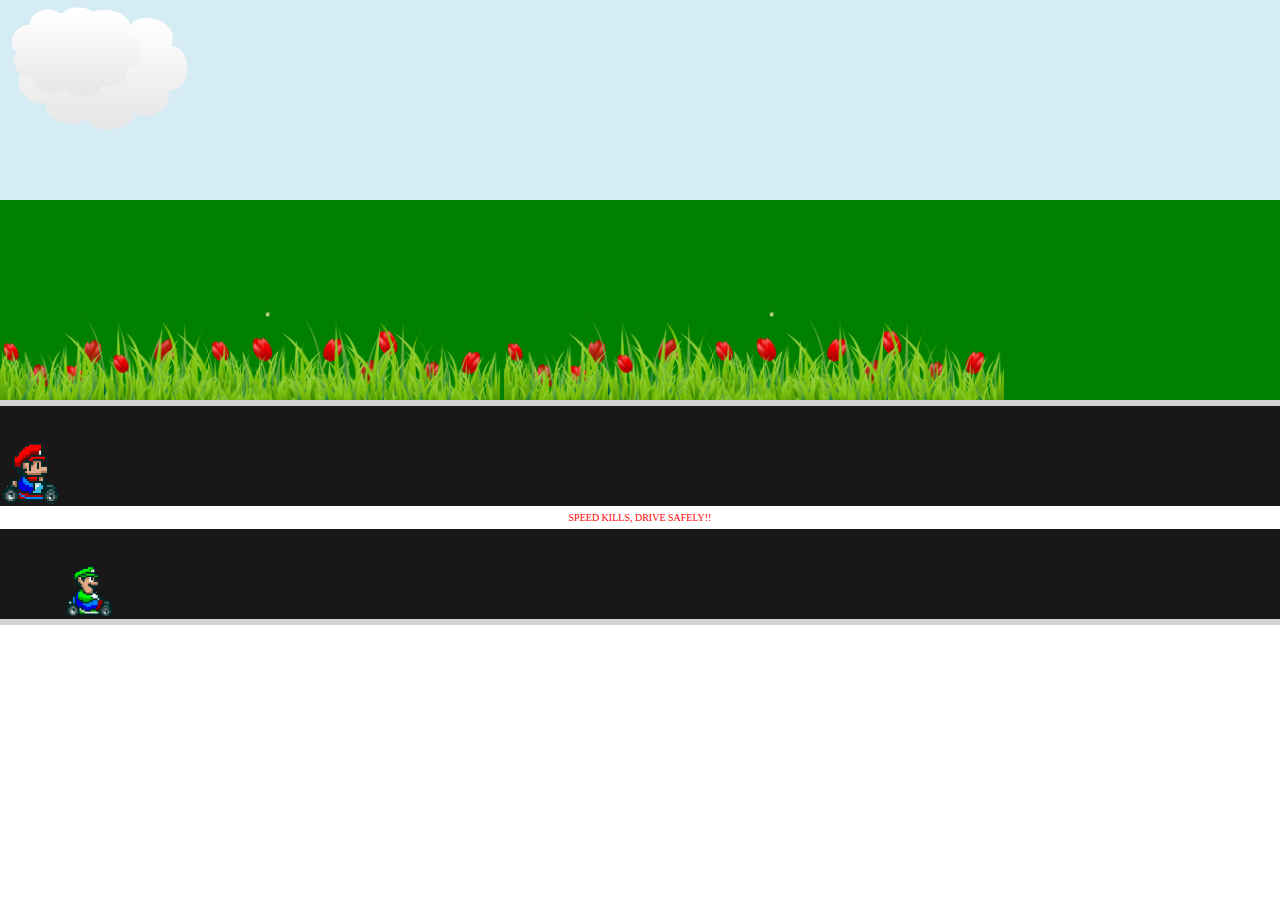
<file: index.html>
<!DOCTYPE html>
<html lang="en">
    <head>
        <meta charset="utf-8">
        <title>css animation</title>
        <link rel="stylesheet" type="text/css" href="style.css">
    </head>
    <body>
        <div id="wrapper">

            <div id="div1">
                <img class="cloud" src="images/cloud.png">
                <img class="cloud1" src="images/cloud.png">

            </div>
            <div id="div2">
                <img class="grass1" src="images/grass.png">
                <img class="grass1" src="images/grass.png">
                <img class="grass2" src="images/grass.png">
                
            </div>
            <div id="div3">
                <div class="inner-div3"> 
                    <p>SPEED KILLS, DRIVE SAFELY!!</p>
                </div>
                <img class="mario" src="images/mario.png">
                <img class="luigi" src="images/luigi.png">
            </div>
        </div>
    </body>
</html>
</file>
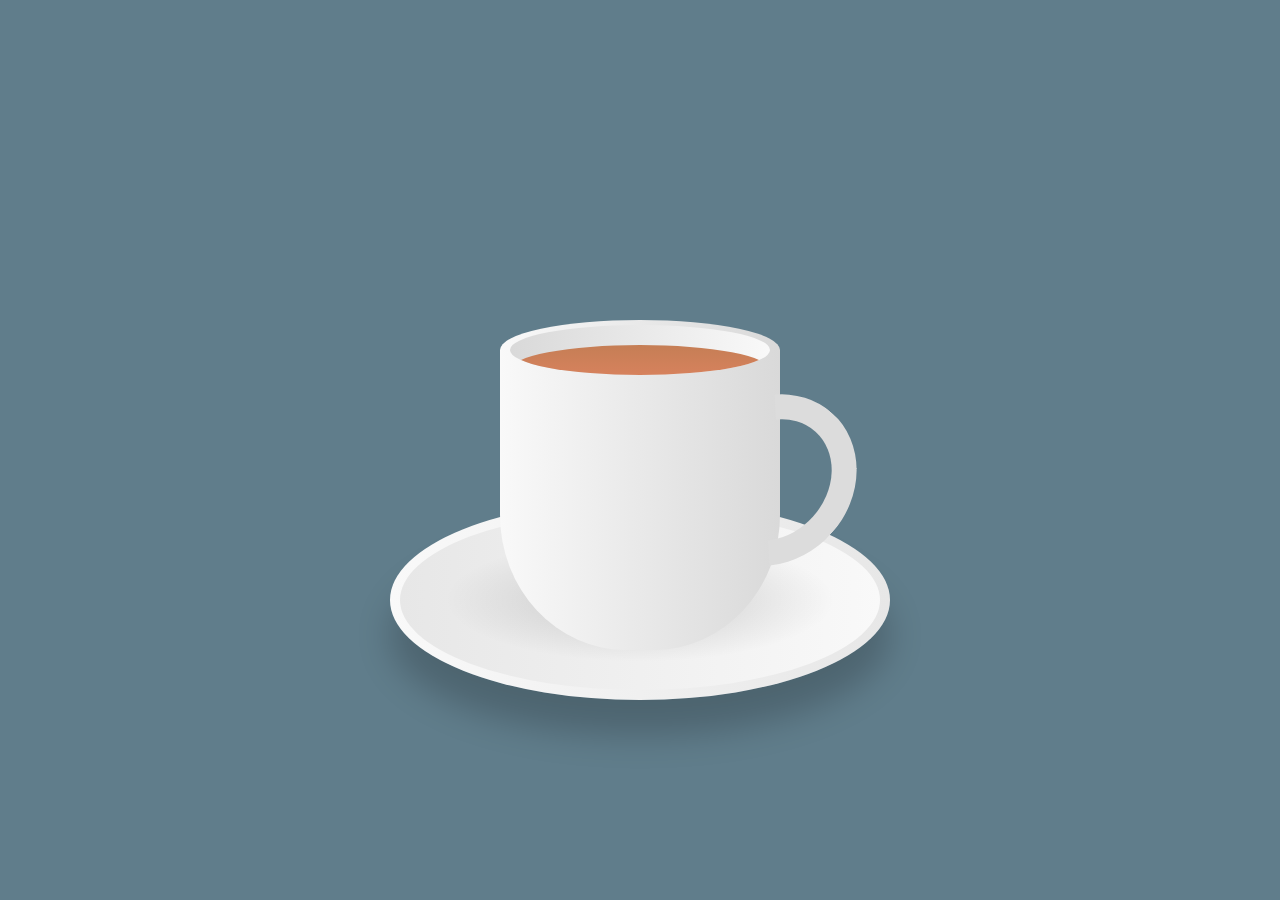
<file: tea_cup.html>
<!DOCTYPE html>
<html lang="en">
<head>
    <meta charset="UTF-8">
    <meta http-equiv="X-UA-Compatible" content="IE=edge">
    <meta name="viewport" content="width=device-width, initial-scale=1.0">
    <title>Animated tea cup | css animation</title>
    <link rel="stylesheet" type="text/css" href="tea_cup.css">
</head>
<body>
    <div class="container">
        <div class="plate"></div>
        <div class="cup">
            <div class="top">
                <div class="vapour">
                    <span style="--i:1;"></span>
                    <span style="--i:3;"></span>
                    <span style="--i:16;"></span>
                    <span style="--i:5;"></span>
                    <span style="--i:13;"></span>
                    <span style="--i:20;"></span>
                    <span style="--i:6;"></span>
                    <span style="--i:7;"></span>
                    <span style="--i:10;"></span>
                    <span style="--i:8;"></span>
                    <span style="--i:17;"></span>
                    <span style="--i:11;"></span>
                    <span style="--i:12;"></span>
                    <span style="--i:14;"></span>
                    <span style="--i:2;"></span>
                    <span style="--i:9;"></span>
                    <span style="--i:15;"></span>
                    <span style="--i:4;"></span>
                    <span style="--i:19;"></span>
                </div>
                <div class="circle">
                    <div class="tea"></div>
                </div>
            </div>
            <div class="handle"></div>
        </div>
    </div>
</body>
</html>
</file>
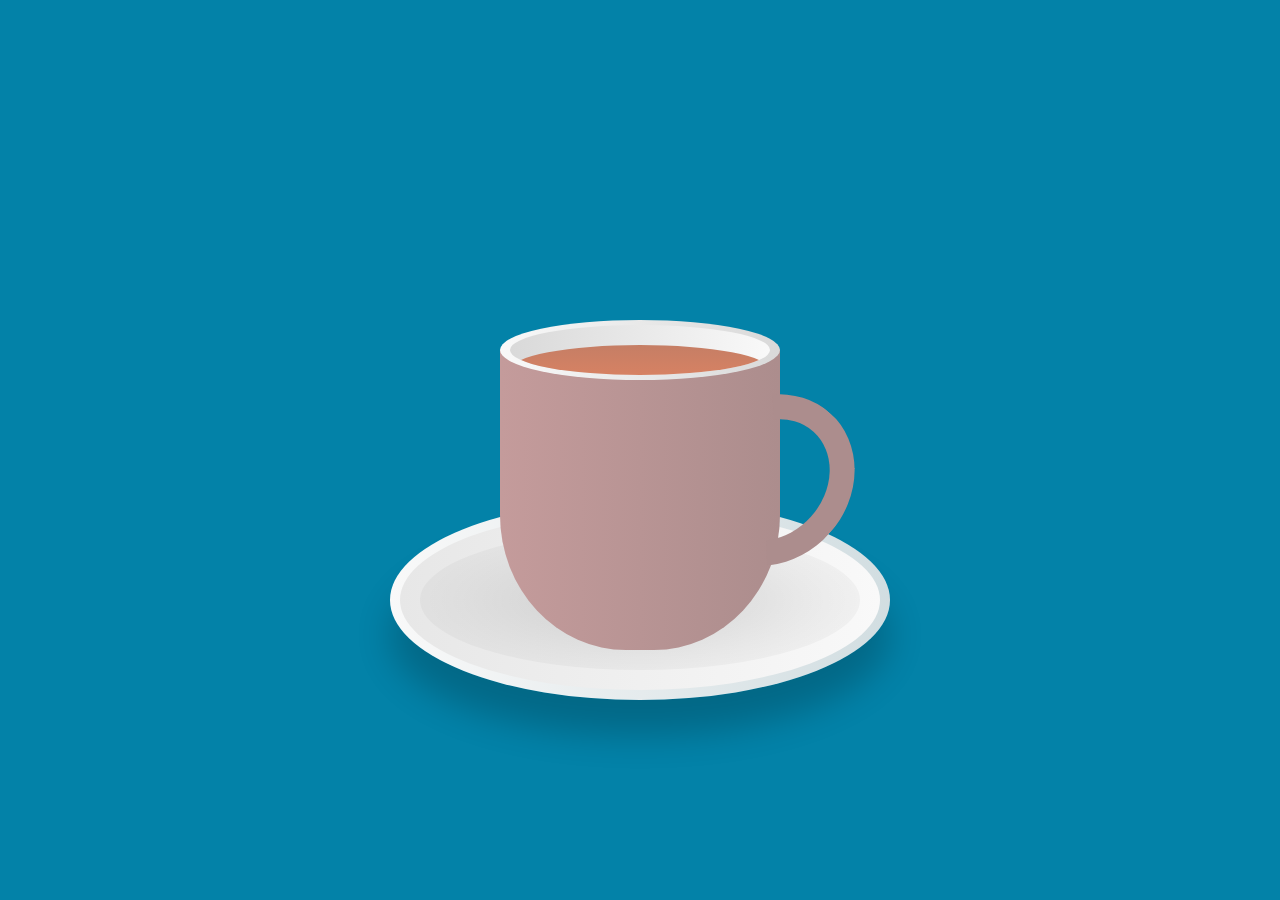
<file: animated_tea_cup/hot-tea.html>
<!DOCTYPE html>
<html lang="en">
<head>
    <meta charset="UTF-8">
    <meta http-equiv="X-UA-Compatible" content="IE=edge">
    <meta name="viewport" content="width=device-width, initial-scale=1.0">
    <title>animated tea cup tutorials</title>
    <link rel="stylesheet" href="hot-tea.css" type="text/css">
</head>
<body>
    <div class="container">
        <div class="plate"></div>
        <div class="cup">
            <div class="top">
                <div class="vapour">
                    <span style="--i:1;"></span>
                    <span style="--i:3;"></span>
                    <span style="--i:16;"></span>
                    <span style="--i:5;"></span>
                    <span style="--i:13;"></span>
                    <span style="--i:20;"></span>
                    <span style="--i:6;"></span>
                    <span style="--i:7;"></span>
                    <span style="--i:10;"></span>
                    <span style="--i:8;"></span>
                    <span style="--i:17;"></span>
                    <span style="--i:11;"></span>
                    <span style="--i:12;"></span>
                    <span style="--i:14;"></span>
                    <span style="--i:2;"></span>
                    <span style="--i:9;"></span>
                    <span style="--i:15;"></span>
                    <span style="--i:4;"></span>
                    <span style="--i:19;"></span>
                </div>
                <div class="circle">
                    <div class="tea"></div>
                </div>
            </div>
            <div class="handle"></div>
        </div>
    </div>
</body>
</html>
</file>
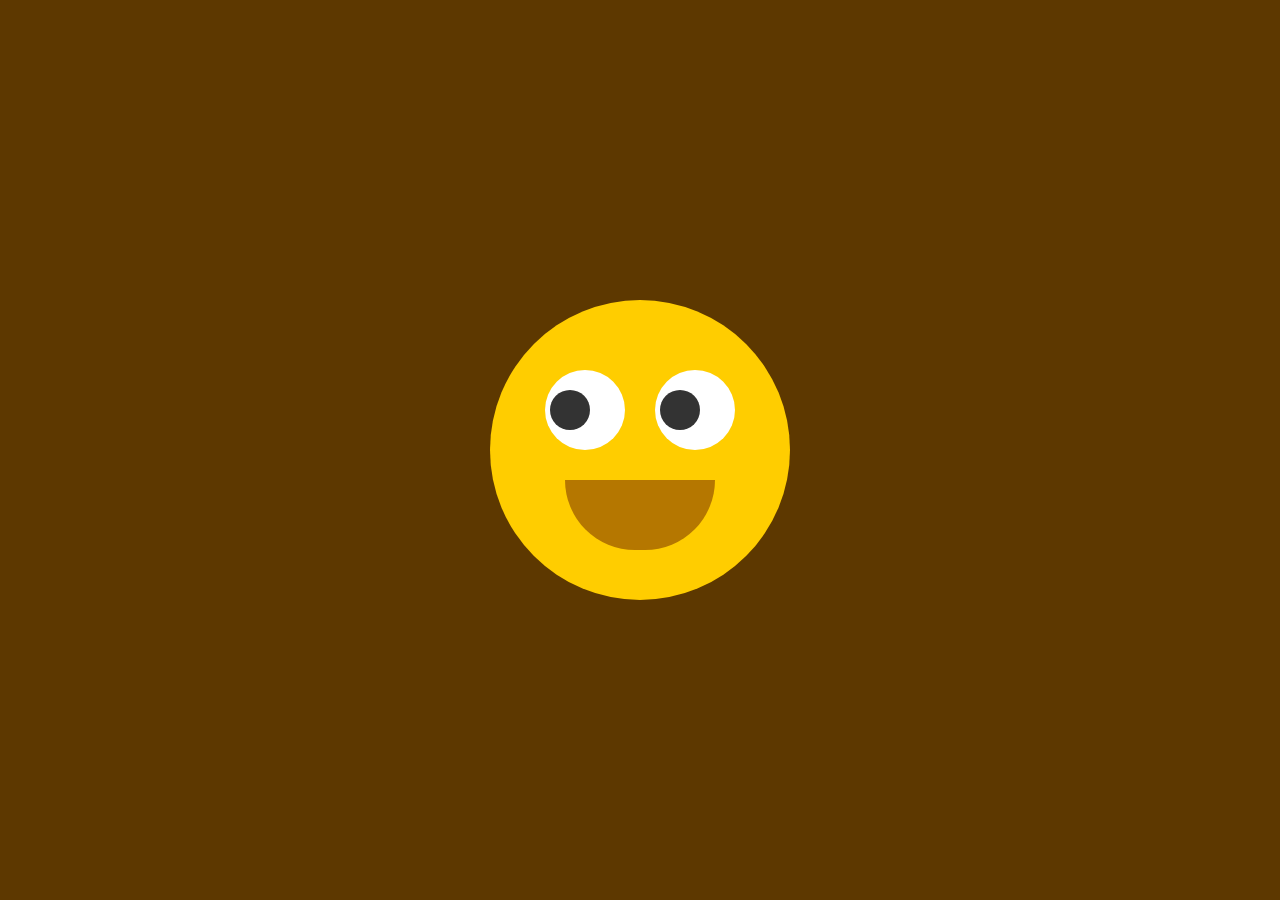
<file: animations/animated-eyes.html>
<!DOCTYPE html>
<html lang="en">
<head>
    <meta charset="UTF-8">
    <meta http-equiv="X-UA-Compatible" content="IE=edge">
    <meta name="viewport" content="width=device-width, initial-scale=1.0">
    <title>css animated eyes </title>
    <link rel="stylesheet" href="animated-eyes.css" type="text/css">
</head>
<body>
    <div class="face">
        <div class="eyes">
            <div class="eye"></div>
            <div class="eye"></div>
        </div>
    </div>
    <script>
        document.queryselector('body')
        .addEventListener('mousemove', eyeball);
        function eyeball(){
            var eye = document.queryselectorAll
            ('.eye');
            eye.forEach(function(eye){
                let x = (eye.getBoundingClientRect()
                .left) + (eye.clientWidth / 2);
                let y = (eye.getBoundingClientRect()
                .top) + (eye.clientHeight / 2);
                let radian = math.atan2(event.pageX - 
                x, event.pageY - y);
                let rot = (radian * (180 / Math.PI) * 
                -1) + 0;
                eye.style.transform = "rotate("+ rot +"deg)";
            })

        }
    </script>
</body>
</html>
</file>
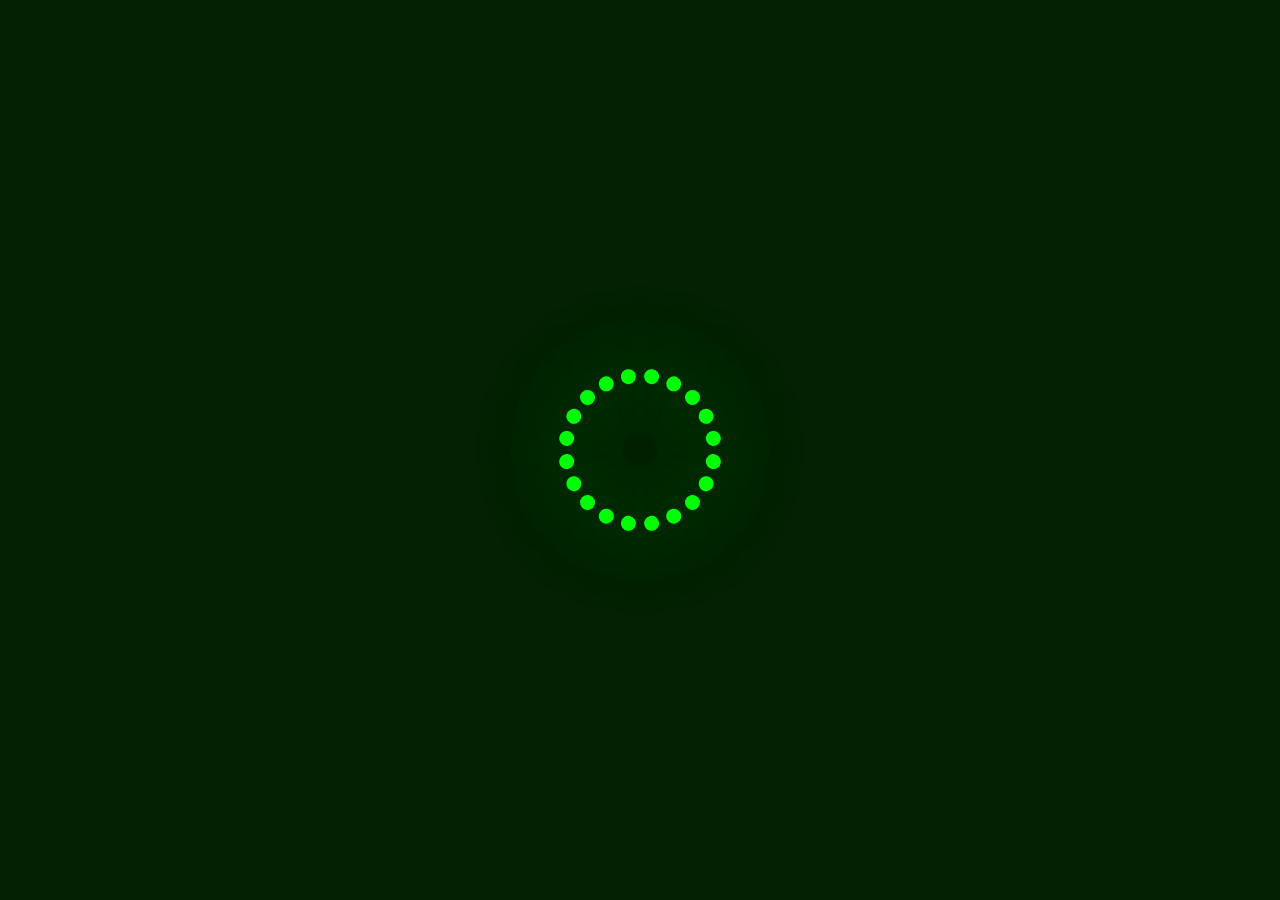
<file: animations/loading-effect.html>
<!DOCTYPE html>
<html lang="en">
<head>
    <meta charset="UTF-8">
    <meta http-equiv="X-UA-Compatible" content="IE=edge">
    <meta name="viewport" content="width=device-width, initial-scale=1.0">
    <title>Loading effect</title>
    <link rel="stylesheet" href="loading-effect.css" type="text/css">
</head>
<body>
    <section>
        <div class="loader">
            <span style="--i:1;"></span>
            <span style="--i:2;"></span>
            <span style="--i:3;"></span>
            <span style="--i:4;"></span>
            <span style="--i:5;"></span>
            <span style="--i:6;"></span>
            <span style="--i:7;"></span>
            <span style="--i:8;"></span>
            <span style="--i:9;"></span>
            <span style="--i:10;"></span>
            <span style="--i:11"></span>
            <span style="--i:12;"></span>
            <span style="--i:13;"></span>
            <span style="--i:14;"></span>
            <span style="--i:15;"></span>
            <span style="--i:16;"></span>
            <span style="--i:17;"></span>
            <span style="--i:18;"></span>
            <span style="--i:19;"></span>
            <span style="--i:20;"></span>
        </div>
    </section>
</body>
</html>
</file>
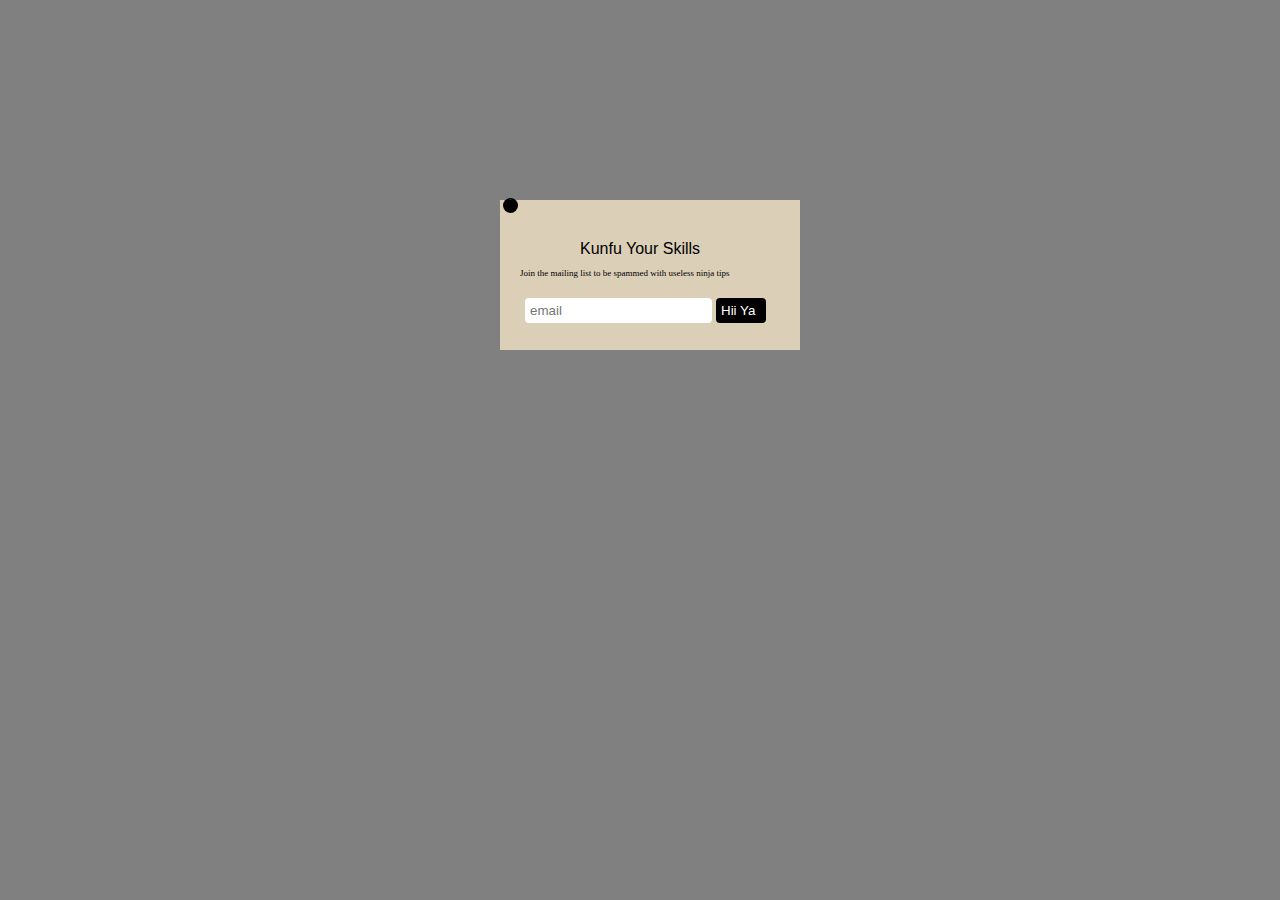
<file: animaton_effect/drop-down.html>
<!DOCTYPE html>
<html lang="en">
    <head>
        <meta charset="utf-8">
        <title> css drop down aniamtion</title>
        <link rel="stylesheet" type="text/css" href="drop.css">
    </head>
    <body>
        <div id="wrapper">

            <div class="inner">
                <p class="kunfu">Kunfu Your Skills</p>
                <p class="kunfu2">Join the mailing list to be spammed with useless ninja tips</p>

                <form class="signup">
                    <input type="email" placeholder="email">
                    <input class="summit" type="summit" value="Hii Ya">
                </form>
                <div class="sid">
                    <p>x</p>
                </div>
            </div>
        </div>
    </body>
</html>
</file>
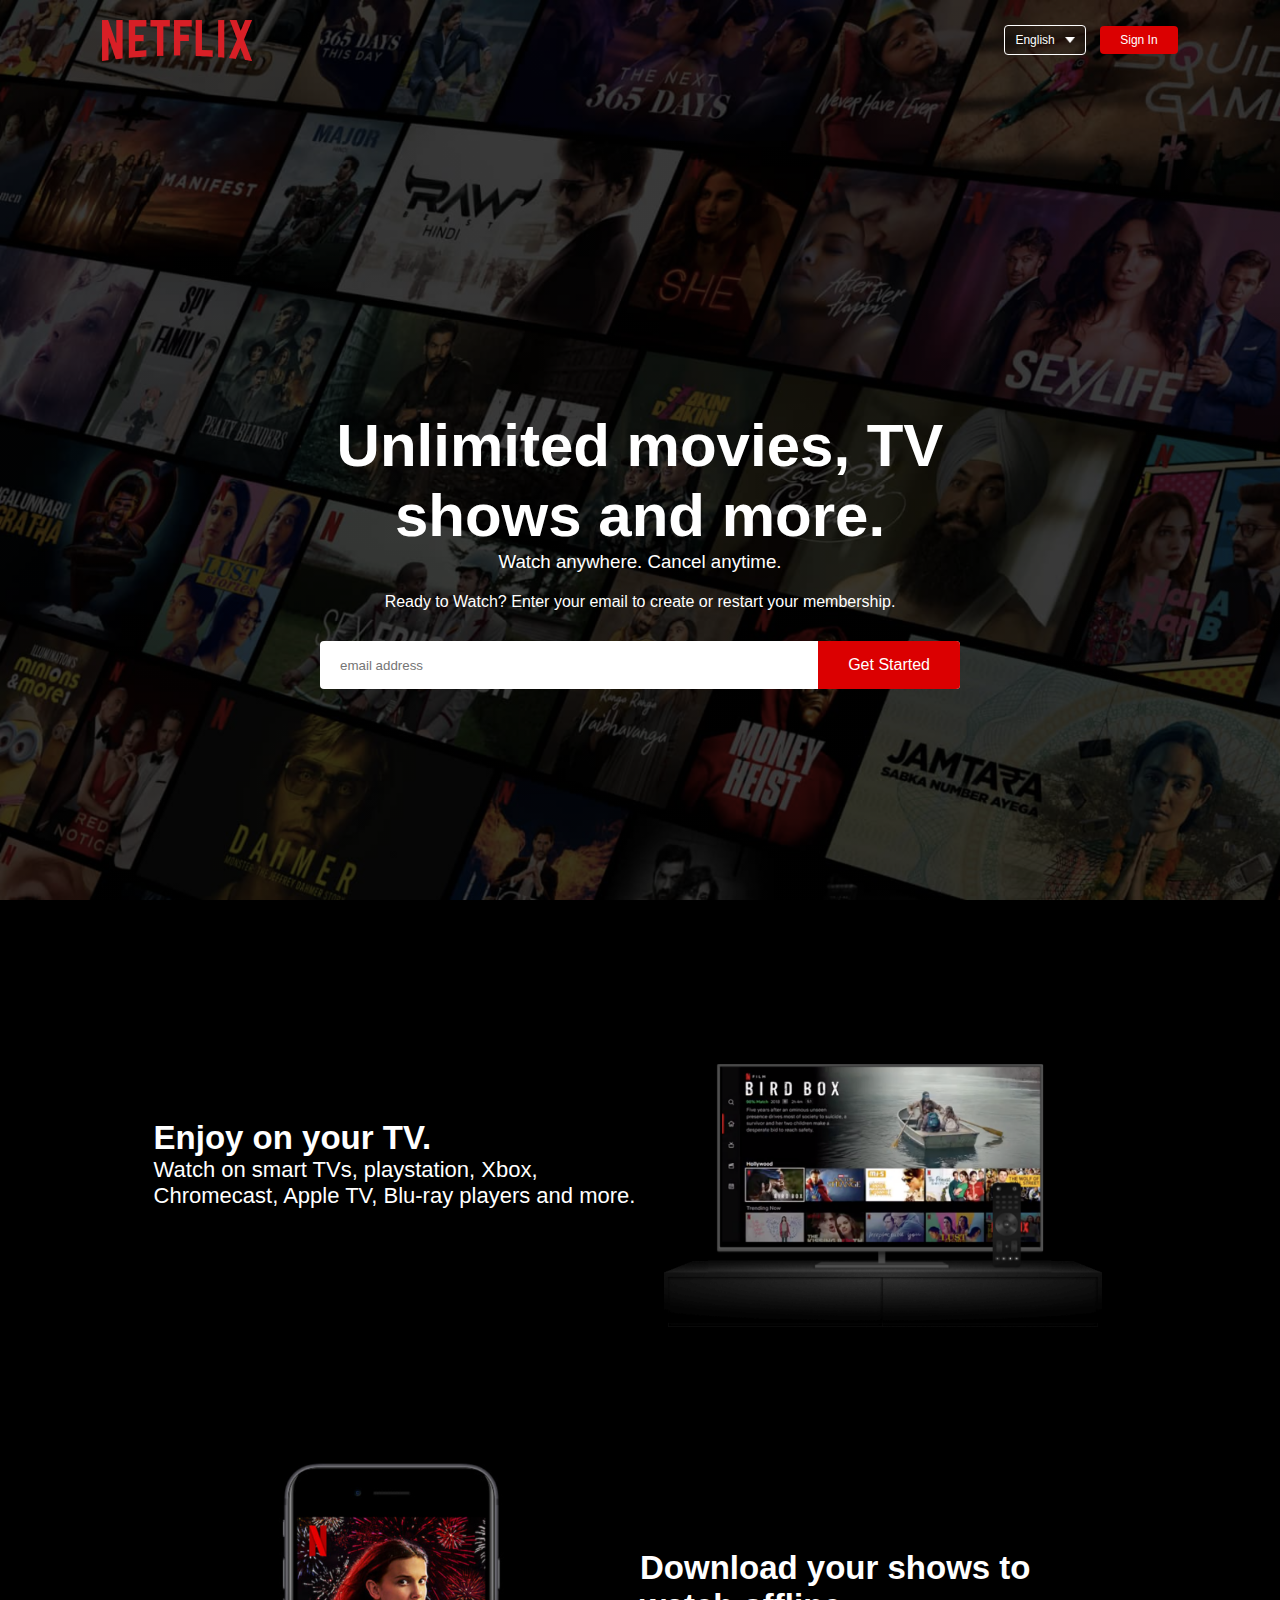
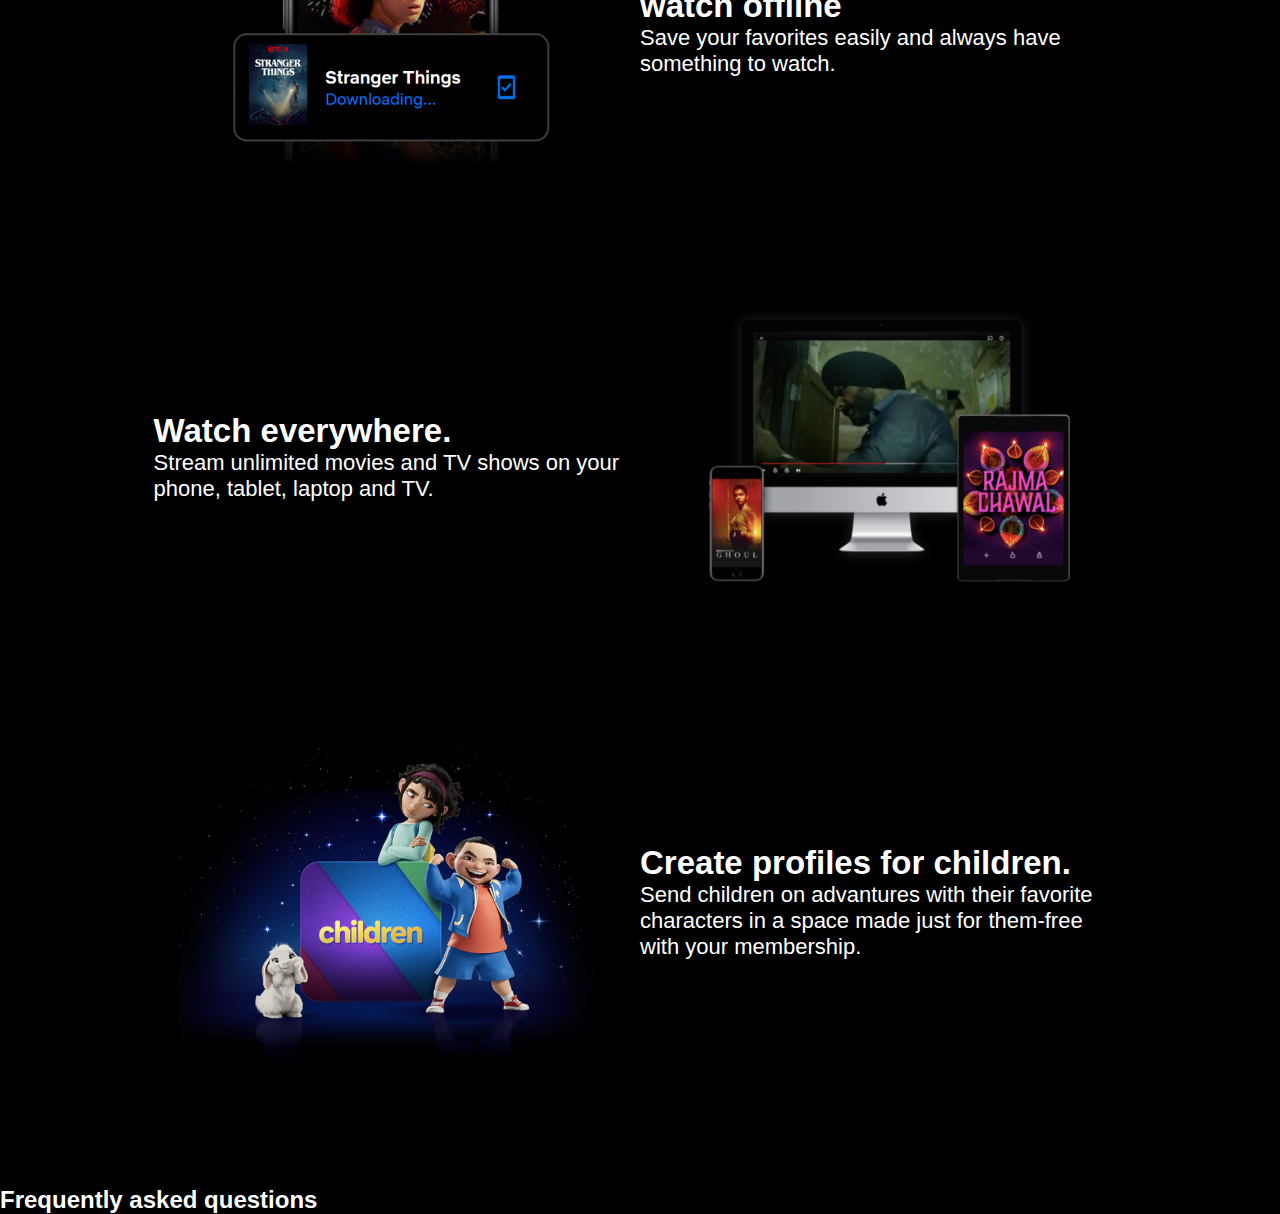
<file: netflixclone/netflix.html>
<!DOCTYPE html>
<html lang="en">
    <head>
        <meta charset="utf-8">
        <meta name="viewport" content="width=device-width, initial-scale=1.0">
        <title>Netflix clone</title>
        <link rel="stylesheet" href="netflix.css" type="text/css">
    </head>
    <body>
        <div class="header">
            <nav>
                <img src="images/logo.png" class="logo">
                <div>
                    <button class="language-btn">English <img src="images/down-icon.png"></button>
                    <button>Sign In</button>
                </div>
            </nav>
            <div class="header-content">
                <h1>Unlimited movies, TV shows and more.</h1>
                <h3>Watch anywhere. Cancel anytime.</h3>
                <p>Ready to Watch? Enter your email to create or restart your membership.</p>
                <form class="email-signup">
                    <input type="email" placeholder="email address" required>
                    <Button type="summit">Get Started</Button>
                </form>
            </div>
        </div>

        <div class="features">
            <div class="row">
                <div class="text-col">
                    <h2>Enjoy on your TV.</h2>
                    <p>Watch on smart TVs, playstation, Xbox, Chromecast, Apple TV,
                    Blu-ray players and more.</p>
                </div>
                <div class="img-col">
                    <img src="images/feature-1.png">
                </div>
            </div>
            <div class="row">
                <div class="img-col">
                    <img src="images/feature-2.png">
                </div>
                <div class="text-col">
                    <h2>Download your shows to watch offline</h2>
                    <p>Save your favorites easily and always have something to watch.</p>
                </div>
                
            </div>
            <div class="row">
                <div class="text-col">
                    <h2>Watch everywhere.</h2>
                    <p>Stream unlimited movies and TV shows on your phone,
                        tablet, laptop and TV.
                    </p>
                </div>
                <div class="img-col">
                    <img src="images/feature-3.png">
                </div>
            </div>
            <div class="row">
                <div class="img-col">
                    <img src="images/feature-4.png">
                </div>
                <div class="text-col">
                    <h2>Create profiles for children.</h2>
                    <p>Send children on advantures with their favorite characters in
                        a space made just for them-free with your membership.
                    </p>
                </div>
                
            </div>
        </div>

            <div class="faq">
                <h2>Frequently asked questions</h2>
            </div>
    </body>
</html>
</file>
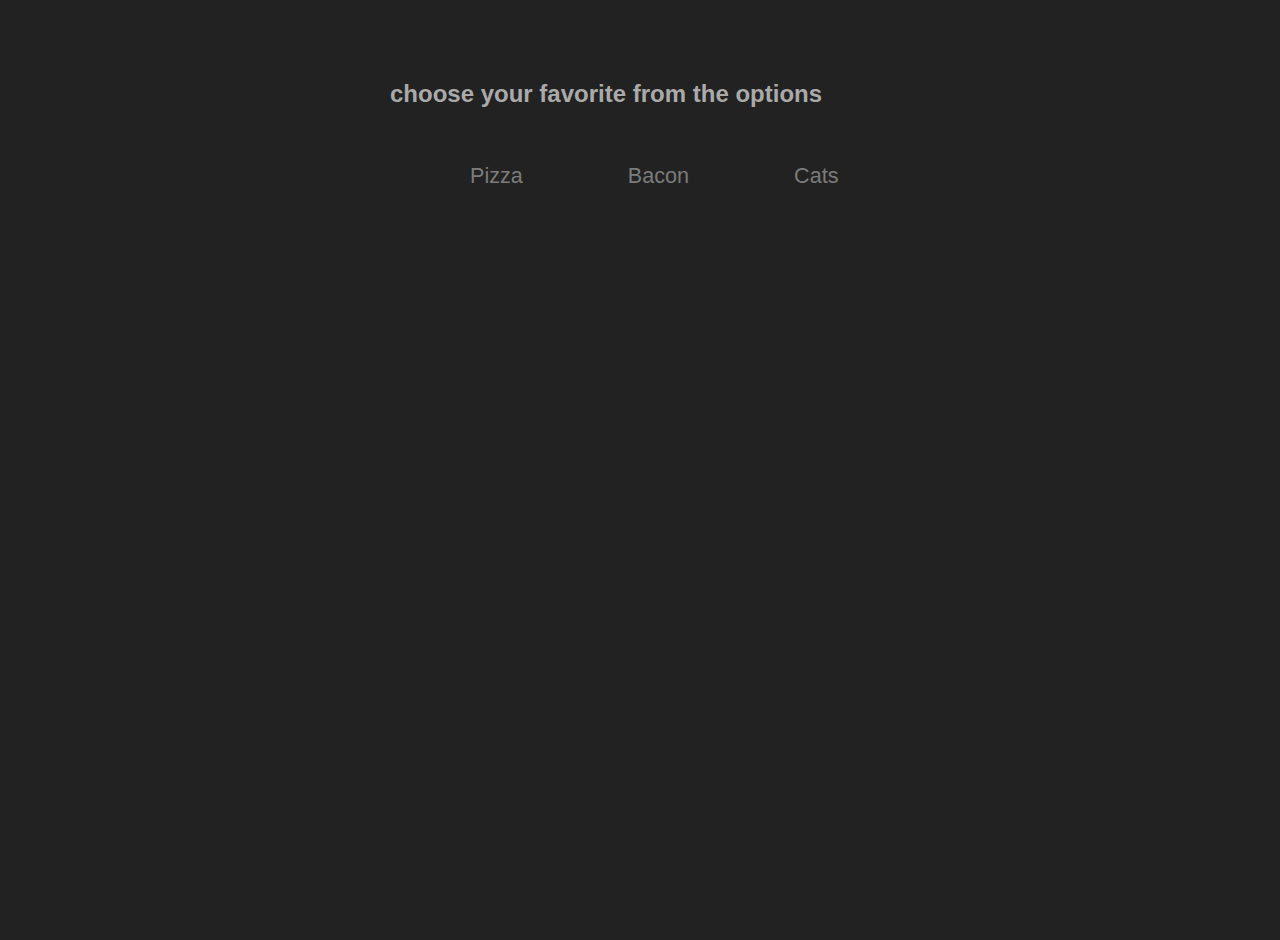
<file: radio_buttons/radio.html>
<!DOCTYPE html>
<html lang="en">
<head>
    <meta charset="UTF-8">
    <meta http-equiv="X-UA-Compatible" content="IE=edge">
    <meta name="viewport" content="width=device-width, initial-scale=1.0">
    <title>radio button</title>
    <link rel="stylesheet" href="radio.css" type="text/css">
</head>
<body>
    <div class="container">
        <h2>choose your favorite from the options</h2>
        <ul>
            <li>
                <input type="radio" id="f-option" name="selector">
                <label for="f-option">Pizza</label>

                <div class="check"></div>
            </li>

            <li>
                <input type="radio" id="s-option" name="selector">
                <label for="s-option">Bacon</label>

                <div class="check">
                    <div class="inside">
                    </div>
                </div>

            </li>

            <li>
                <input type="radio" id="t-option" name="selector">
                <label for="t-option">Cats</label>
                <div class="check">
                    <div class="inside">
                    </div>
            </div>
            </li>
        </ul>
    </div>
</body>
</html>
</file>
<file: style.css>
* {
    box-sizing: border-box;
    overflow: hidden;
    background-color: white;
    margin: 0;
    padding: 0;
}
#div1, #div2, #div3 {
    width: 100%;
   
}

/*====================styling div1*===================================*/
#div1 {
    background-color: #d6ecf5;
    height: 200px;
    position: relative;
}
.cloud {
    width: 200px;
    background-color: #d6ecf5;
    animation-name: cloud;
    animation-duration: 45s;
    animation-timing-function: linear;
    animation-fill-mode: both;
    animation-direction: normal;
    animation-iteration-count: infinite;
}
.cloud1 {
    width: 150px;
    background-color: transparent;
    animation-name: cloud1;
    animation-duration: 60s;
    animation-timing-function: linear;
    animation-fill-mode: both;
    animation-direction: normal;
    animation-iteration-count: infinite;
    position: absolute;
    top: 0;
    left: 0;
}

/*=====================div2 codes==================== */
#div2 {
    background-color: green;
    height: 200px;
    position: relative;
}
/* grass codes */
.grass1 {
    width: 500px;
    background-color:green;
    background-size: contain;
}
/*====rabbit code======*/
.grass2 {
    width: 300px;
    background-color: green;
}

/*================div3 codes*=======================*/
#div3 {
    background-color: rgb(25, 23, 23);
    height: 225px;
    position: relative;
    border-top: 6px solid lightgray;
    border-bottom: 6px solid lightgray;
    position: relative;
}
#div3 p {
    padding: 0;
    margin: 0;
    color: red;
}
.inner-div3 {
    width: 100%;
    position: relative;
    top: 100px;
    border: 6px solid white;
    text-align: center;
    font-size: 10px;
}
.mario {
    width: 60px;
    background: transparent;
    position: relative;
    top: 11px;
    animation-name: mario;
    animation-duration: 7s;
    animation-delay: 0s;
    animation-timing-function: linear;
    animation-fill-mode: both;
    animation-direction: normal;
    animation-iteration-count: infinite;
}
.luigi {
    width: 50px;
    background: transparent;
    position: relative;
    top: 125px;
    animation-name: luigi;
    animation-duration: 15s;
    animation-timing-function: linear;
    animation-fill-mode: both;
    animation-direction: normal;
    animation-iteration-count: infinite;
}
/*==============keyframes=========*/
@keyframes mario {
    from {
        transform: translate(-1000px);
    }
    to {
        transform: translate(1400px);
    }
}
@keyframes luigi {
    from {
        transform: translate(-500px);
    }
    to {
        transform: translate(1400px);
    }
}
@keyframes cloud {
    from {
        transform: translate(-100px);
    }
    to {
        transform: translate(1400px);
    }
}
@keyframes cloud1 {
    from {
        transform: translate(-100px);
    }
    to {
        transform: translate(1400px);
    }
}
</file>
<file: tea_cup.css>
* {
    margin: 0;
    padding: 0;
    box-sizing: border-box;
}
body
{
    display: flex;
    justify-content: center;
    align-items: center;
    min-height: 100vh;
    background: #607d8b;
}
.container
{
    position: relative;
    top: 50px;
}
.cup
{
    position: relative;
    width: 280px;
    height: 300px;
    background: linear-gradient(to right, #f9f9f9,#d9d9d9);
    border-bottom-left-radius: 45%;
    border-bottom-right-radius: 45%;
}
.top
{
    position: absolute;
    top: -30px;
    left: 0;
    width: 100%;
    height: 60px;
    background: linear-gradient(to right,#f9f9f9,#d9d9d9);
    border-radius: 50%;
}
.circle
{
    position: absolute;
    top: 5px;
    left: 10px;
    width: calc(100% - 20px);
    height: 50px;
    background: linear-gradient(to left,#f9f9f9,#d9d9d9);
    border-radius: 50%;
    box-sizing: border-box;
    overflow: hidden;
}
.tea
{
    position: absolute;
    top: 20px;
    left: 0;
    width: 100%;
    height: 100%;
    background: linear-gradient(#c57e55,#e28462);
    border-radius: 50%;
}
.handle
{
    position: absolute;
    right: -72px;
    top: 40px;
    width: 160px;
    height: 180px;
    border: 25px solid #dcdcdc;
    border-left: 25px solid transparent;
    border-bottom: 25px solid transparent;
    border-radius: 50%;
    transform: rotate(42deg);
}
.plate
{
    background: linear-gradient(to right,#f9f9f9,#e7e7e7);
    width: 500px;
    height: 200px;
    position: absolute;
    bottom: -50px;
    left: 50%;
    transform: translateX(-50%);
    border-radius: 50%;
    box-shadow: 0 35px 35px rgba(0,0,0,0.2);
}
.plate::before
{
    content: "";
    position: absolute;
    top: 10px;
    right: 10px;
    bottom: 10px;
    left: 10px;
    border-radius: 50%;
    background: linear-gradient(to left,#f9f9f9,#e7e7e7);
}
.plate::after
{
    content: "";
    position: absolute;
    top: 30px;
    right: 30px;
    bottom: 30px;
    left: 30px;
    border-radius: 50%;
    background: radial-gradient(rgba(0,0,0,0.2),25%,transparent,transparent);
}
.vapour
{
    position: relative;
    display: flex;
    z-index: 1;
    padding: 0 20px;
}
.vapour span{
    position: relative;
    display: block;
    bottom: 50px;
    margin: 0 2px 50px;
    min-width: 8px;
    height: 120px;
    background: #fff;
    border-radius: 50%;
    animation: animate 5s linear infinite;
    opacity: 0;
    filter: blur(8px);
    animation-delay: calc(var(--i) * -0.5s);
}
@keyframes animate
{
    0%
    {
        transform: translateY(0) scale(1);
        opacity: 0;
    }
    15%
    {
        opacity: 1;
    }
    50%
    {
        transform: translateY(-150px) scale(2);
    }
    95%
    {
        opacity: 0;
    }
    100%
    {
        transform: translateY(-300px) scale(4);
    }
}
</file>
<file: animated_tea_cup/hot-tea.css>
*
{
    margin: 0;
    padding: 0;
    box-sizing: border-box;
}

body
{
    display: flex;
    justify-content: center;
    align-items: center;
    min-height: 100vh;
    background: #0382a8;
}

.container
{
    position: relative;
    top: 50px;
}
.cup 
{
    position: relative;
    width: 280px;
    height: 300px;
    background: linear-gradient(to right, #c49b9b,#ac8d8d);
    border-bottom-left-radius: 45%;
    border-bottom-right-radius: 45%;
}
.top
{
    position: absolute;
    top: -30px;
    left: 0;
    width: 100%;
    height: 60px;
    background: linear-gradient(to right, #f9f9f9,#d9d9d9);
    border-radius: 50%;
}
.circle
{
    position: absolute;
    top: 5px;
    left: 10px;
    width: calc(100% - 20px);
    height: 50px;
    background: linear-gradient(to left, #f9f9f9,#d9d9d9);
    border-radius: 50%;
    box-sizing: border-box;
    overflow: hidden;
}
.tea 
{
    position: absolute;
    top: 20px;
    left: 0;
    width: 100%;
    height: 100%;
    background: linear-gradient(#c57e65, #e28462);
    border-radius: 50%;
}
.handle
{
    position: absolute;
    top: 40px;
    right: -70px;
    width: 160px;
    height: 180px;
    border: 25px solid #ac8d8d;
    border-left: 25px solid transparent;
    border-bottom: 25px solid transparent;
    border-radius: 50%;
    transform: rotate(42deg);
}

.plate
{
    position: absolute;
    bottom: -50px;
    left: 50%;
    transform: translateX(-50%);
    width: 500px;
    height: 200px;
    background: linear-gradient(to right, #f9f9f9,#e7e7e7e7);
    border-radius: 50%;
    box-shadow: 0 35px 35px rgba(0,0,0,0.2);
}

.plate::before
{
    content: '';
    position: absolute;
    top: 10px;
    left: 10px;
    right: 10px;
    bottom: 10px;
    border-radius: 50%;
    background: linear-gradient(to left, #f9f9f9,#e7e7e7);
}
.plate::after
{
    content: '';
    position: absolute;
    top: 30px;
    left: 30px;
    right: 30px;
    bottom: 30px;
    background: radial-gradient(rgba(0,0,0,0.2), 25%, transparent);
    border-radius: 50%;
}
.vapour 
{
    position: relative;
    display: flex;
    z-index: 1;
    padding: 0 20px;
}

.vapour span{
    position: relative;
    bottom: 50px;
    display: block;
    margin: 0 2px 50px;
    min-width: 8px;
    height: 120px;
    background: #fff;
    border-radius: 50%;
    animation: animate 5s linear infinite;
    opacity: 0;
    filter: blur(8px);
    animation-delay: calc(var(--i) * -0.5s);
}


@keyframes animate 
{
    0%
    {
        transform: translateY(0) scaleX(1);
    }
    15%
    {
        opacity: 1;
    }
    50% 
    {
        transform: translateY(-150px) scaleX(5);
    }
    95%
    {
        opacity: 0;
    }
    100%
    {
        transform: translateY(-300%) scaleX(10);
    }
}
</file>
<file: animations/loading-effect.css>
*
{
    margin: 0;
    padding: 0;
    box-sizing: border-box;
}
section
{
    display: flex;
    justify-content: center;
    align-items: center;
    min-height: 100vh;
    background: #042104;
    animation: animateBg 10s linear infinite;
}
@keyframes animateBg
{
    0%
    {
        filter: hue-rotate(0deg);
    }
    100%
    {
        filter: hue-rotate(360deg);
    }
}
section .loader 
{
    position: relative;
    width: 120px;
    height: 120px;
}

section .loader span
{
    position: absolute;
    top: 0;
    left: 0;
    width: 100%;
    height: 100%;
    transform: rotate(calc(18deg * var(--i)));
}

section .loader span::before
{
    content: '';
    position: absolute;
    top: 0;
    left: 0;
    width: 15px;
    height: 15px;
    border-radius: 50%;
    background: #00ff0a;
    box-shadow: 0 0 10px #00ff0a;
    box-shadow: 0 0 20px #00ff0a;
    box-shadow: 0 0 40px #00ff0a;
    box-shadow: 0 0 60px #00ff0a;
    box-shadow: 0 0 80px #00ff0a;
    box-shadow: 0 0 100px #00ff0a;
    animation: animate 2s linear infinite;
    animation-delay: calc(0.1s * var(--i));
}

@keyframes animate
{
    0%
    {
        transform: scale(1);
    }
    80%,100%
    {
        transform: scale(0);
    }
}
</file>
<file: animaton_effect/drop.css>
* {
    background-color: gray;
    box-sizing: border-box;
    margin: 0;
    padding: o;
    position: relative;
}
.inner {
    width: 300px;
    height: 150px;
    background-color: rgb(220, 207, 184);
    position: relative;
    top: 200px;
    left: 500px;
}
.inner {
    animation-name: drop;
    animation-duration: 10s;
    animation-iteration-count: infinite;
    transform-origin: top left;
    animation-fill-mode: forwards;
    animation-delay: 3s;
}
.inner .kunfu {
    position: relative;
    top: 40px;
    left: 80px;
    background-color: transparent;
    font-family: 'Segoe UI', Tahoma, Geneva, Verdana, sans-serif;
}
.inner .kunfu2 {
    background-color: transparent;
    font-size: xx-small;
    position: relative;
    top: 50px;
    left: 20px;
}
.signup {
    position: relative;
    top: 65px;
    left: 20px;
    background-color: transparent;
    padding: 5px;
}
.signup .summit {
    width: 50px;
    padding: 5px;
    background-color: black;
    color: white;
    border-radius: 4px;
    border: 0;
    outline: 0;
}
.signup input {
    padding: 5px;
    background-color: white;
    border-radius: 4px;
    border: 0;
    outline: 0;
}
.sid {
    background-color: black;
    width: 15px;
    height: 15px;
    text-align: center;
    color: white;
    font-size: 2px;
    position: relative;
    top: -65px;
    left: 3px;
    padding: 5px;
    border-radius: 30px;
    
}
.sid p {
    padding: 0;
    margin: 0;
    background-color: transparent;
    position: relative;
    top: -5px;
    left: 10.9;
    font-size: 0.1;
}
/*==================keyframe design==============*/
@keyframes drop {
    0% {
        transform: translateY(200px);
        transform: rotate(0deg);
    }
    25% {
        transform: translateY(200px);
        transform: rotate(90deg);
    }
    50% {
        transform: translateY(200px);
        transform: rotate(180deg);
    }
    75% {
        transform: translateY(200px);
        transform: rotate(0deg);
    }
    100% {
        transform: translateY(200px);
        transform: rotate(360deg);
    }
}
</file>
<file: netflixclone/netflix.css>
* {
    padding: 0;
    margin: 0;
    box-sizing: border-box;
    font-family: 'poppins', sans-serif;
}
body {
    background: #000;
    color: #fff;
}
/*======================================header code goes here================*/
.header {
    width: 100%;
    height: 100vh;
    background-image: linear-gradient(rgba(0,0,0,0.7), rgba(0,0,0,0.7)),
    url(header-image.png);
    background-size: cover;
    background-position: center;
    padding: 10px 8%;
    position: relative;
}
nav {
    display: flex;
    align-items: center;
    justify-content: space-between;
    padding: 10px 0;
}
.logo {
    width: 150px;
    cursor: pointer;
}
nav button {
    border: 0;
    outline: 0;
    background: #db0001;
    color: #fff;
    padding: 7px 20px;
    font-size: 12px;
    border-radius: 4px;
    margin-left: 10px;
    cursor: pointer;
}
.language-btn {
    display: inline-flex;
    align-items: center;
    background: transparent;
    border: 1px solid #fff;
    padding: 7px 10px;
}
.language-btn img {
    width: 10px;
    margin-left: 10px;
}

.header-content {
    position: absolute;
    top: 50%;
    left: 50%;
    transform: translate(-50%, -50%);
    text-align: center;
    margin-top: 100px;
}
.header-content h1 {
    font-size: 60px;
    line-height: 70px;
    font-weight: 600;
    max-width: 650px;
}

.header-content h3 {
    font-weight: 400;
    margin-bottom: 20px;
}
.email-signup {
    background: #fff;
    border-radius: 4px;
    display: flex;
    align-items: center;
    margin-top: 30px;
    overflow: hidden;
}

.email-signup input {
    flex: 1;
    border: 0;
    outline: 0;
    margin-left: 20px;
}

.email-signup button {
    background: #db0001;
    border: 0;
    outline: 0;
    color: #fff;
    font-size: 16px;
    cursor: pointer;
    padding: 15px 30px;
}
/*--------------------features--------------*/

.features {
    padding: 50px 12%;
    font-size: 22px;
}
.row {
    display: flex;
    width: 100%;
    align-items: center;
    flex-wrap: wrap;
    padding: 50px 0;
}

.text-col {
    flex-basis: 50%;
    margin-bottom: 20px;
}

.img-col {
    flex-basis: 50%;
    margin-bottom: 20px;
}
.img-col img {
    display: block;
    width: 90%;
    margin: auto;
}

.feature h2 {
    font-size: 50px;
    font-weight: 600;
    margin-bottom: 20px;
}
</file>
<file: radio_buttons/radio.css>
html, body {
    height: 100%;
    font-family: sans-serif;
    background: #222222;
}

.container {
    display: block;
    position: relative;
    margin: 40px auto;
    height: auto;
    width: 500px;
    padding: 20px;
}
h2 {
    color: #AAAAAA;
}
.container ul {
    list-style-type: none;
    padding: 0;
    margin: 0;
    overflow: auto;
}
ul li {
    color: #aaaa;
    display: block;
    position: relative;
    float: left;
}
ul li input[type=radio] {
    position: absolute;
    visibility: hidden;
}
ul li label {
    display: block;
    position: relative;
    font-weight: 300;
    font-size: 1.35em;
    padding: 25px 25px 25px 80px;
    margin: 10px auto;
    height: 30px;
    z-index: 9;
    cursor: pointer;
    -webkit-transition: all 0.25s linear;
}
ul li:hover label {
    color: #ffffff;
}
</file>
<file: animations/animated-eyes.css>
*
{
    padding: 0;
    margin: 0;
    box-sizing: border-box;
}
body{
    display: flex;
    justify-content: center;
    align-items: center;
    min-height: 100vh;
    background: #5d3800;
}

.face
{
    position: relative;
    width: 300px;
    height: 300px;
    background: #ffcd00;
    border-radius: 50%;
    display: flex;
    justify-content: center;
    align-items: center;
}

.face::before
{
    content: '';
    position: absolute;
    top: 180px;
    width: 150px;
    height: 70px;
    background: #b57700;
    border-bottom-left-radius: 70px;
    border-bottom-right-radius: 70px;
    transition: 0.5s;
}

.face:hover::before
{
    top: 210px;
    width: 150px;
    height: 20px;
    background: #b57700;
    border-bottom-left-radius: 0px;
    border-bottom-right-radius: 0px;
}
.eyes
{
    position: relative;
    top: -40px;
    display: flex;
}

.eyes .eye
{
    position: relative;
    width: 80px;
    height: 80px;
    display: block;
    background: #fff;
    margin: 0 15px;
    border-radius: 50%;
}

.eyes .eye::before
{
    content: '';
    position: absolute;
    top: 50%;
    left: 25px;
    transform: translate(-50%,-50%);
    width: 40px;
    height: 40px;
    background: #333;
    border-radius: 50%;

}
</file>
